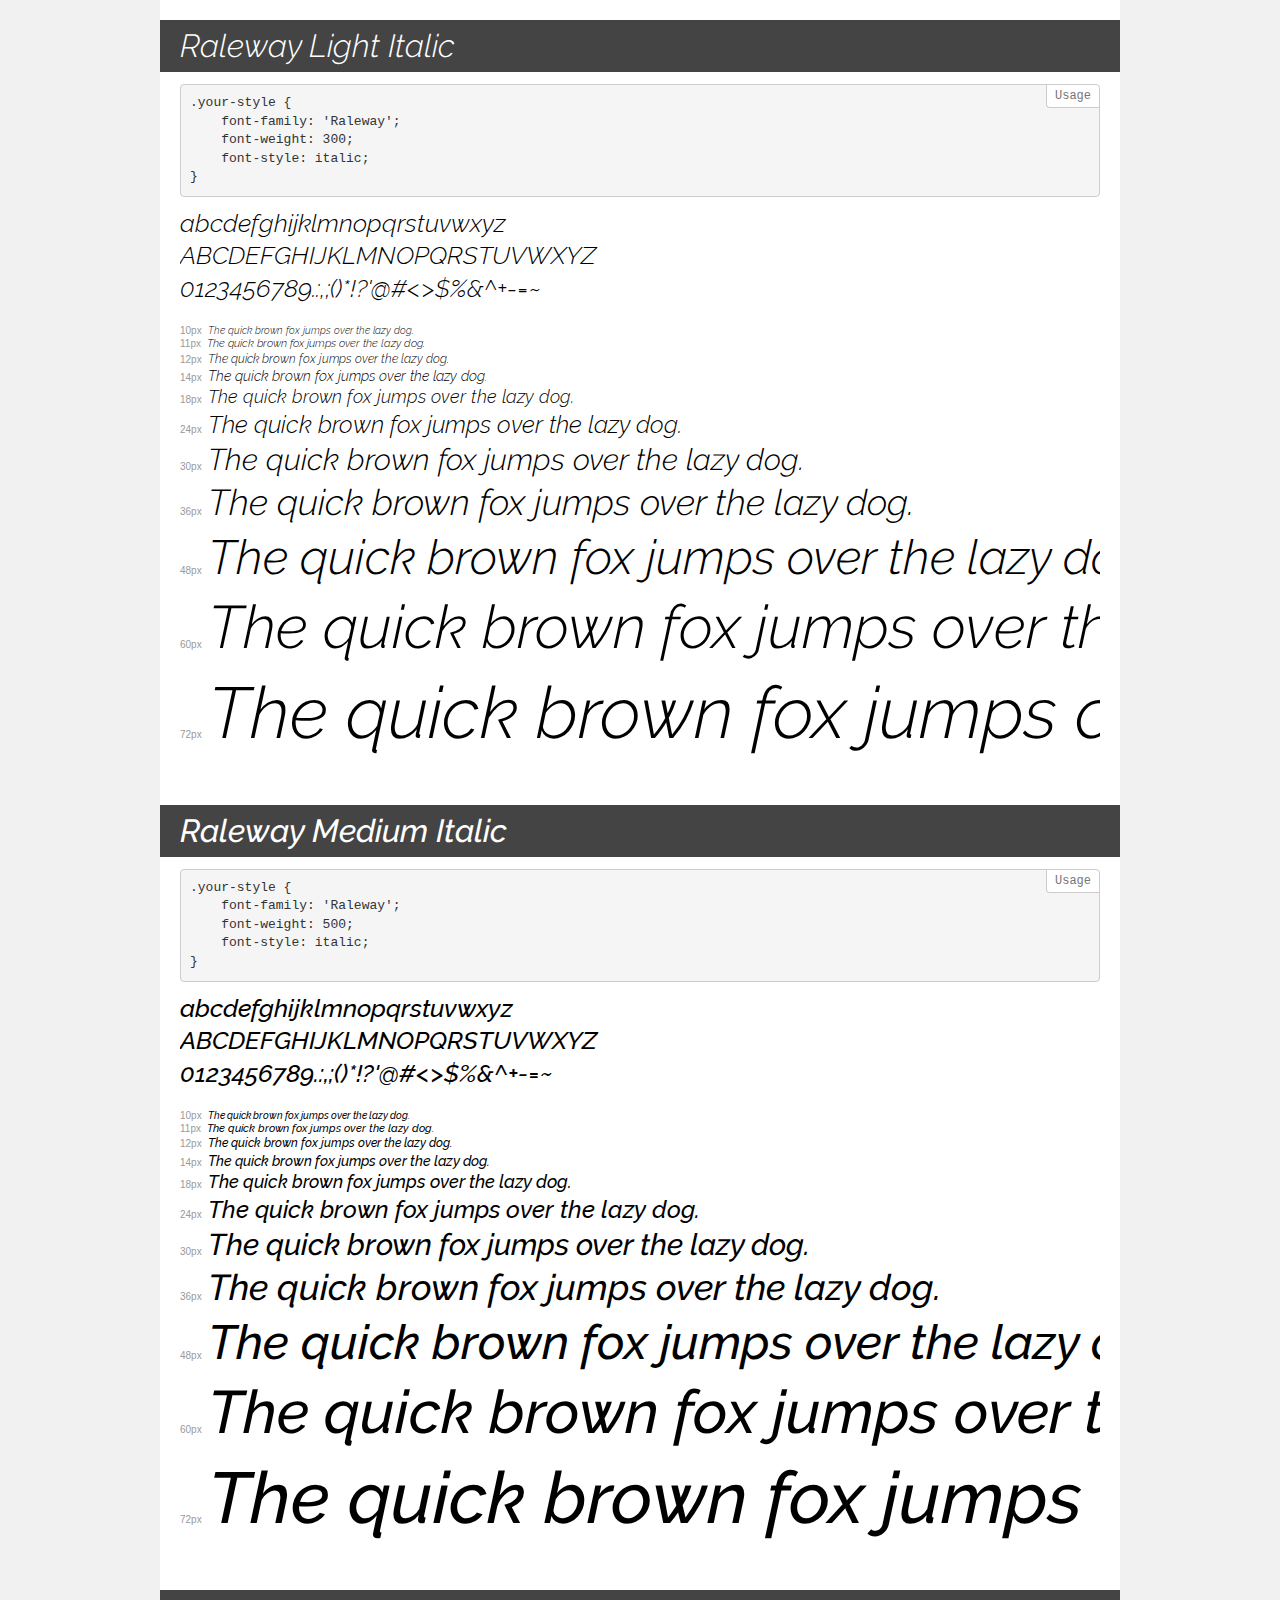
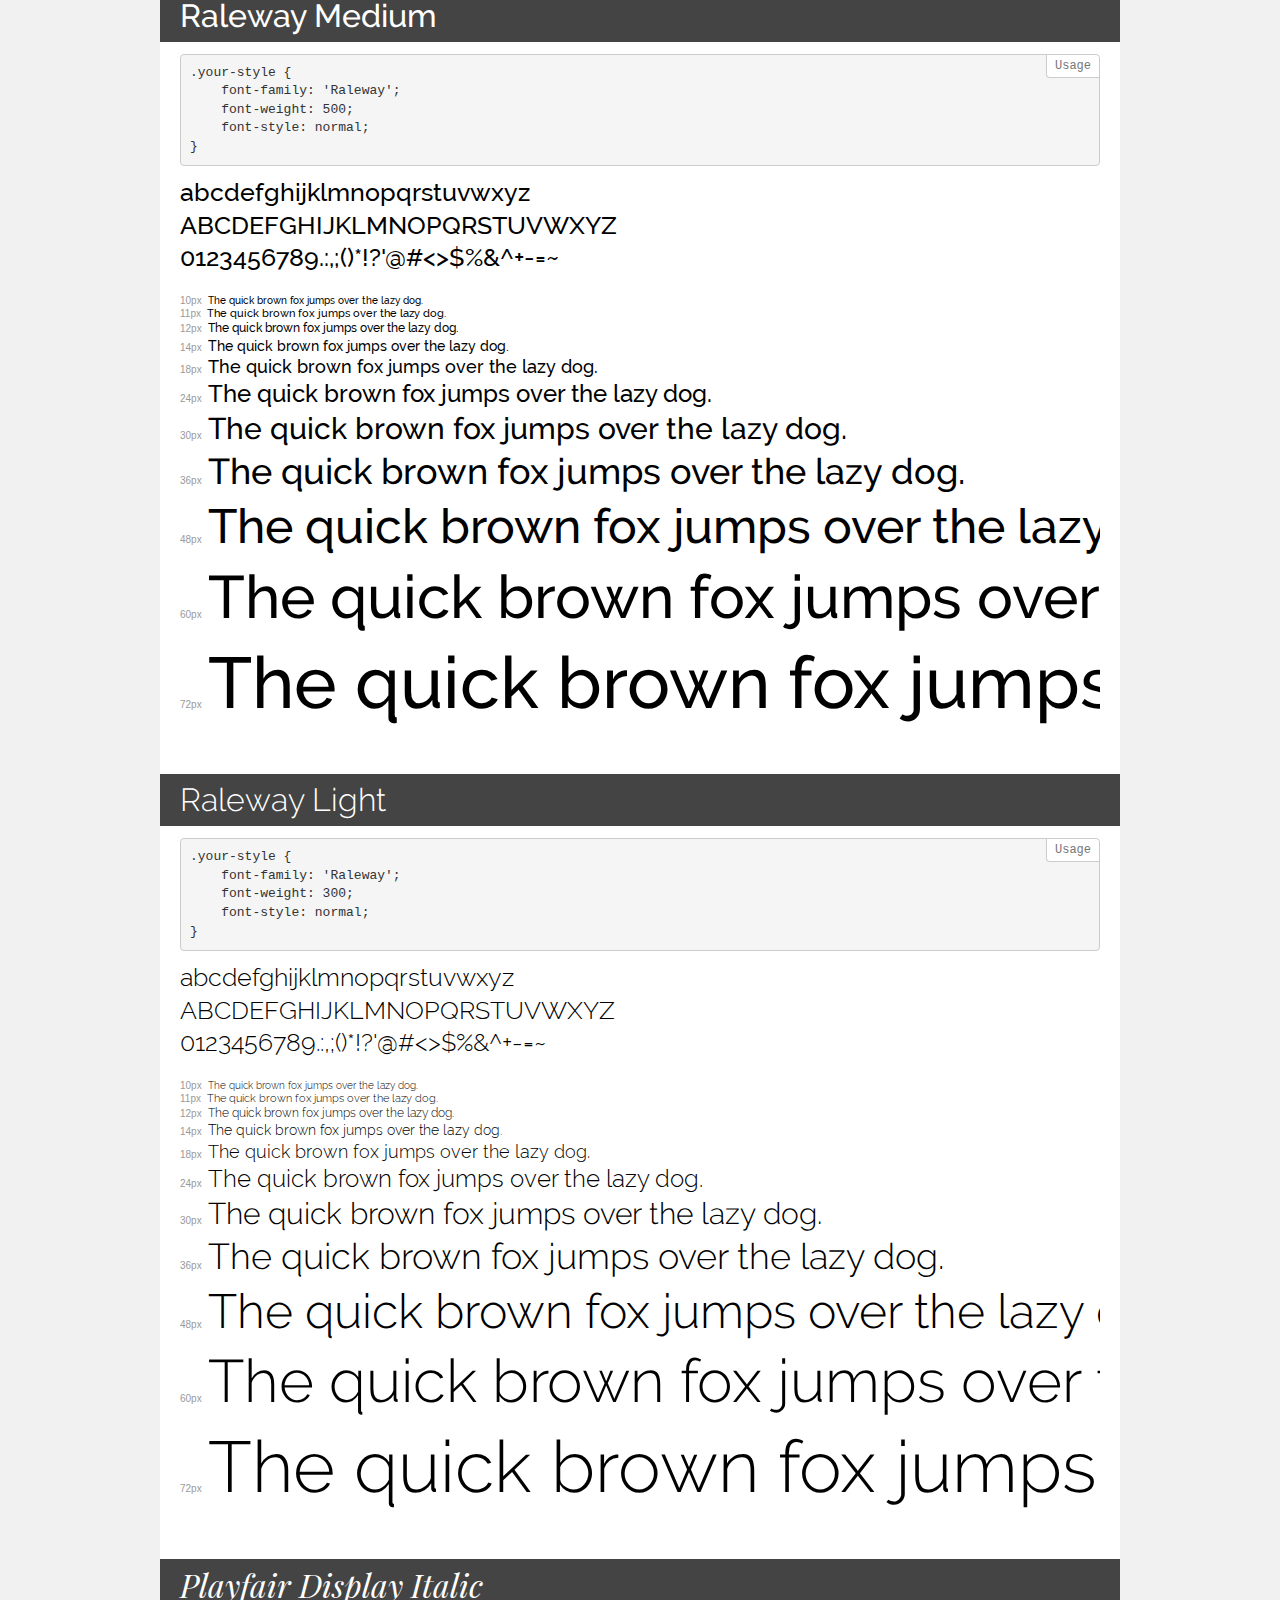
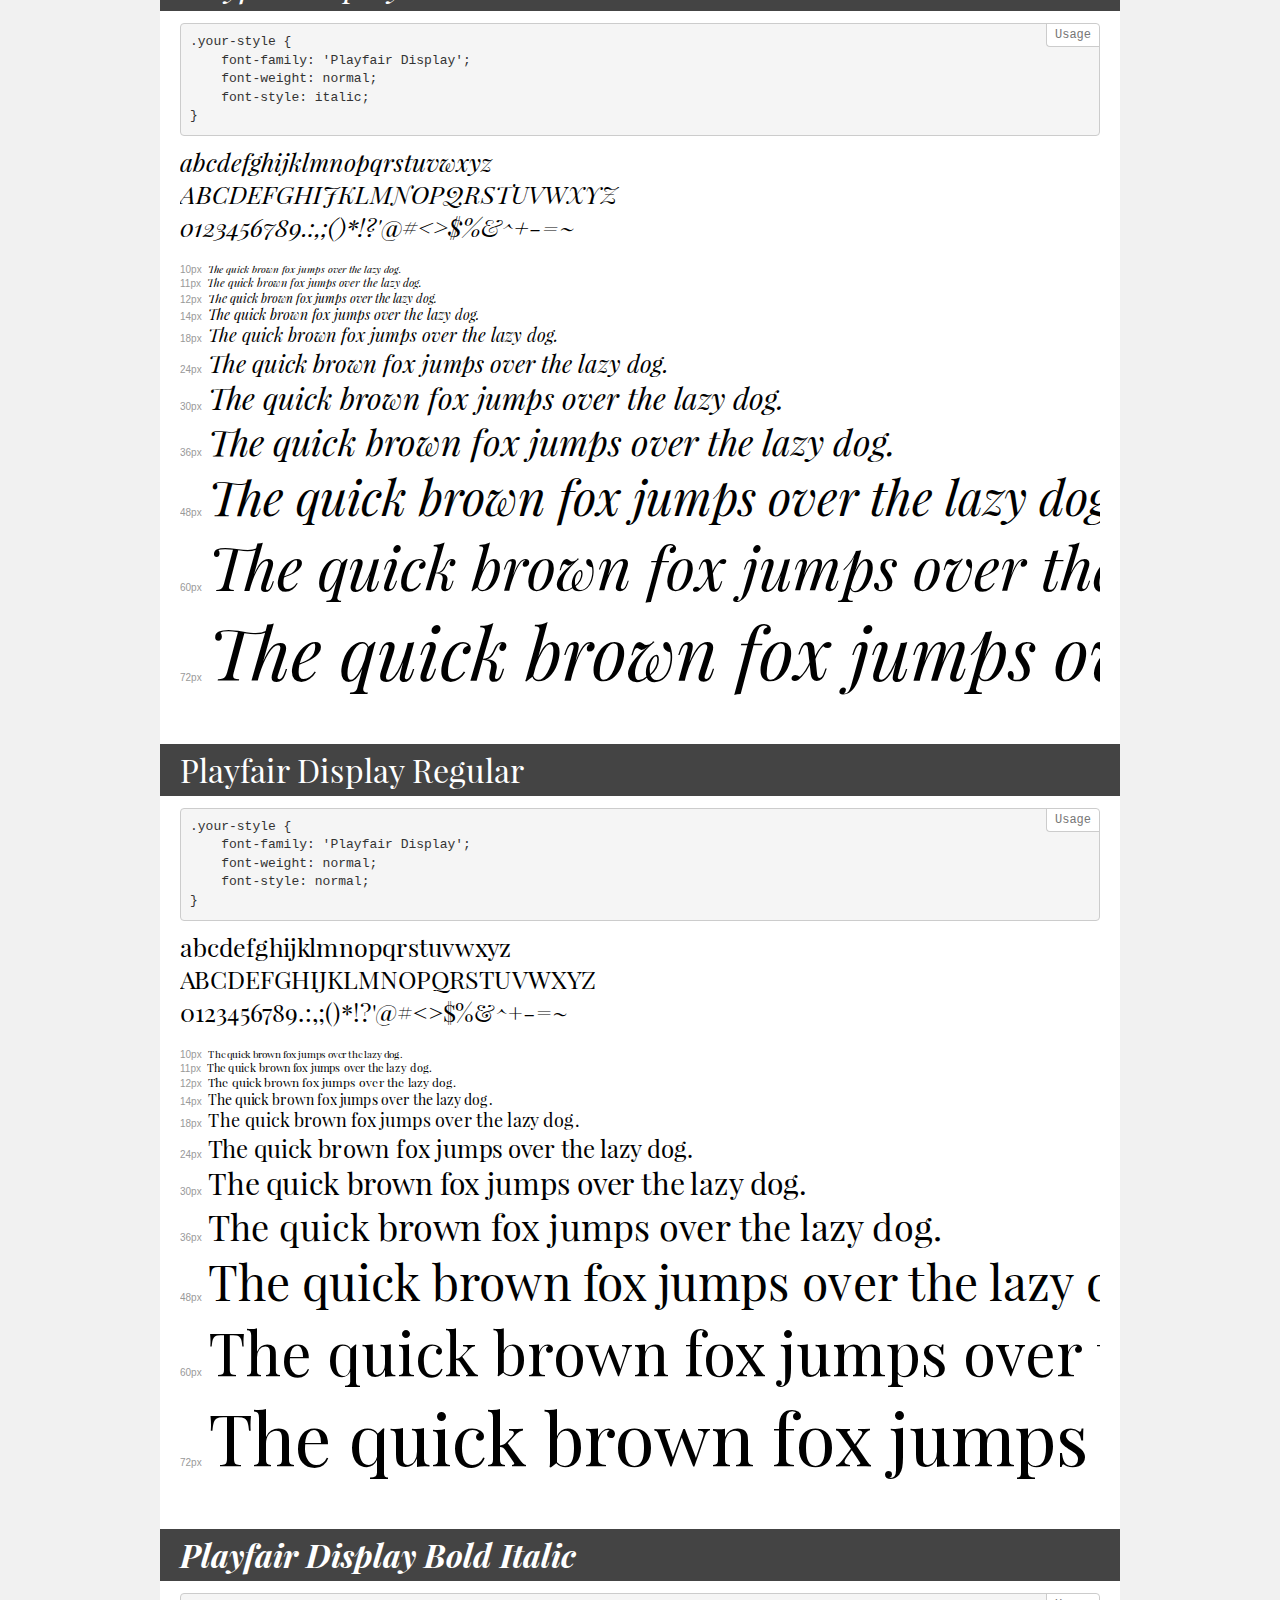
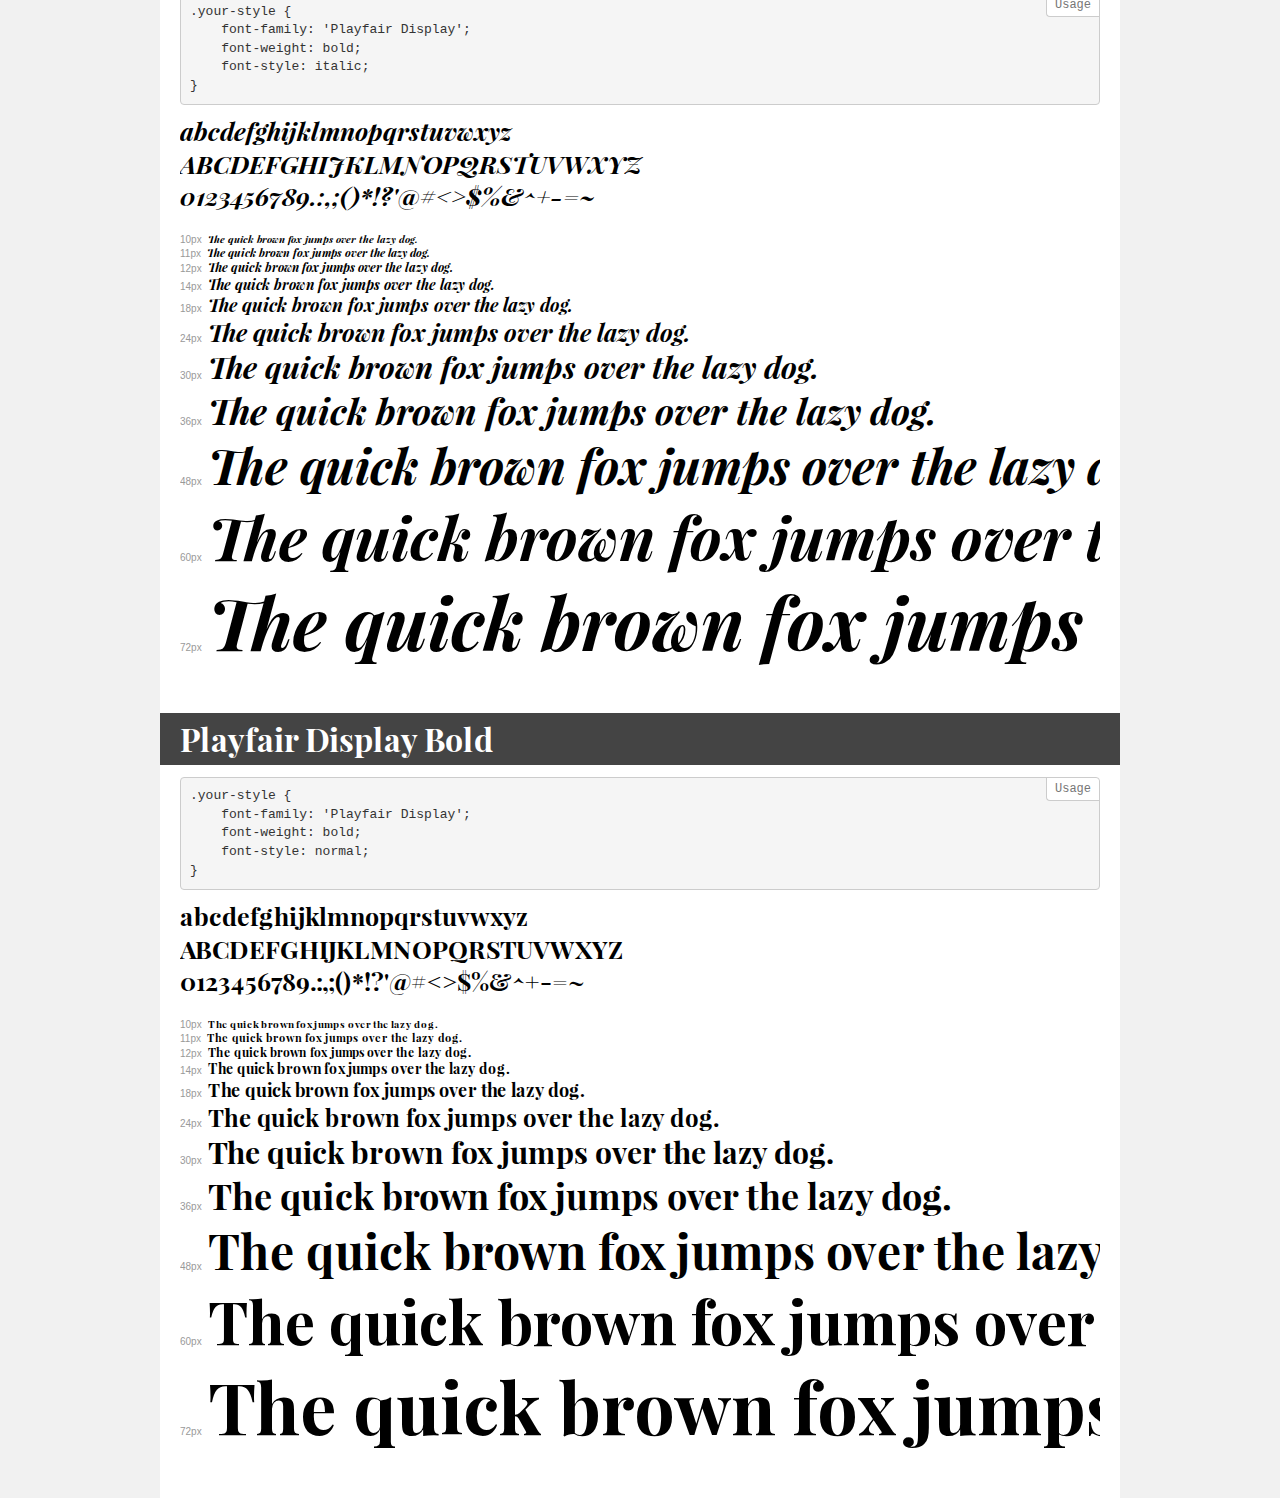
<file: fonts/demo.html>
<!DOCTYPE html>
<html>
<head>
    <meta charset="utf-8">
    <meta http-equiv="X-UA-Compatible" content="IE=edge">
    <meta name="viewport" content="width=device-width, initial-scale=1">
    <meta name="robots" content="noindex, noarchive">
    <meta name="format-detection" content="telephone=no">
    <title>Transfonter demo</title>
    <link href="stylesheet.css" rel="stylesheet">
    <style>
        /*
        http://meyerweb.com/eric/tools/css/reset/
        v2.0 | 20110126
        License: none (public domain)
        */
        html, body, div, span, applet, object, iframe,
        h1, h2, h3, h4, h5, h6, p, blockquote, pre,
        a, abbr, acronym, address, big, cite, code,
        del, dfn, em, img, ins, kbd, q, s, samp,
        small, strike, strong, sub, sup, tt, var,
        b, u, i, center,
        dl, dt, dd, ol, ul, li,
        fieldset, form, label, legend,
        table, caption, tbody, tfoot, thead, tr, th, td,
        article, aside, canvas, details, embed,
        figure, figcaption, footer, header, hgroup,
        menu, nav, output, ruby, section, summary,
        time, mark, audio, video {
            margin: 0;
            padding: 0;
            border: 0;
            font-size: 100%;
            font: inherit;
            vertical-align: baseline;
        }
        /* HTML5 display-role reset for older browsers */
        article, aside, details, figcaption, figure,
        footer, header, hgroup, menu, nav, section {
            display: block;
        }
        body {
            line-height: 1;
        }
        ol, ul {
            list-style: none;
        }
        blockquote, q {
            quotes: none;
        }
        blockquote:before, blockquote:after,
        q:before, q:after {
            content: '';
            content: none;
        }
        table {
            border-collapse: collapse;
            border-spacing: 0;
        }
        /* common styles */
        body {
            background: #f1f1f1;
            color: #000;
        }
        .page {
            background: #fff;
            width: 920px;
            margin: 0 auto;
            padding: 20px 20px 0 20px;
            overflow: hidden;
        }
        .font-container {
            overflow-x: auto;
            overflow-y: hidden;
            margin-bottom: 40px;
            line-height: 1.3;
            white-space: nowrap;
            padding-bottom: 5px;
        }
        h1 {
            position: relative;
            background: #444;
            font-size: 32px;
            color: #fff;
            padding: 10px 20px;
            margin: 0 -20px 12px -20px;
        }
        .letters {
            font-size: 25px;
            margin-bottom: 20px;
        }
        .s10:before {
            content: '10px';
        }
        .s11:before {
            content: '11px';
        }
        .s12:before {
            content: '12px';
        }
        .s14:before {
            content: '14px';
        }
        .s18:before {
            content: '18px';
        }
        .s24:before {
            content: '24px';
        }
        .s30:before {
            content: '30px';
        }
        .s36:before {
            content: '36px';
        }
        .s48:before {
            content: '48px';
        }
        .s60:before {
            content: '60px';
        }
        .s72:before {
            content: '72px';
        }
        .s10:before, .s11:before, .s12:before, .s14:before,
        .s18:before, .s24:before, .s30:before, .s36:before,
        .s48:before, .s60:before, .s72:before {
            font-family: Arial, sans-serif;
            font-size: 10px;
            font-weight: normal;
            font-style: normal;
            color: #999;
            padding-right: 6px;
        }
        pre {
            display: block;
            position: relative;
            padding: 9px;
            margin: 0 0 10px;
            font-family: Monaco, Menlo, Consolas, "Courier New", monospace !important;
            font-size: 13px;
            line-height: 1.428571429;
            color: #333;
            font-weight: normal !important;
            font-style: normal !important;
            background-color: #f5f5f5;
            border: 1px solid #ccc;
            overflow-x: auto;
            border-radius: 4px;
        }
        pre:after {
            display: block;
            position: absolute;
            right: 0;
            top: 0;
            content: 'Usage';
            line-height: 1;
            padding: 5px 8px;
            font-size: 12px;
            color: #767676;
            background-color: #fff;
            border: 1px solid #ccc;
            border-right: none;
            border-top: none;
            border-radius: 0 4px 0 4px;
            z-index: 10;
        }
        /* responsive */
        @media (max-width: 959px) {
            .page {
                width: auto;
                margin: 0;
            }
        }
    </style>
</head>
<body>
<div class="page">
    <div class="demo" style="font-family: 'Raleway'; font-weight: 300; font-style: italic;">
        <h1>Raleway Light Italic</h1>
        <pre>.your-style {
    font-family: 'Raleway';
    font-weight: 300;
    font-style: italic;
}</pre>
        <div class="font-container">
            <p class="letters">
                abcdefghijklmnopqrstuvwxyz<br>
ABCDEFGHIJKLMNOPQRSTUVWXYZ<br>
                0123456789.:,;()*!?'@#<>$%&^+-=~
            </p>
            <p class="s10" style="font-size: 10px;">The quick brown fox jumps over the lazy dog.</p>
            <p class="s11" style="font-size: 11px;">The quick brown fox jumps over the lazy dog.</p>
            <p class="s12" style="font-size: 12px;">The quick brown fox jumps over the lazy dog.</p>
            <p class="s14" style="font-size: 14px;">The quick brown fox jumps over the lazy dog.</p>
            <p class="s18" style="font-size: 18px;">The quick brown fox jumps over the lazy dog.</p>
            <p class="s24" style="font-size: 24px;">The quick brown fox jumps over the lazy dog.</p>
            <p class="s30" style="font-size: 30px;">The quick brown fox jumps over the lazy dog.</p>
            <p class="s36" style="font-size: 36px;">The quick brown fox jumps over the lazy dog.</p>
            <p class="s48" style="font-size: 48px;">The quick brown fox jumps over the lazy dog.</p>
            <p class="s60" style="font-size: 60px;">The quick brown fox jumps over the lazy dog.</p>
            <p class="s72" style="font-size: 72px;">The quick brown fox jumps over the lazy dog.</p>
        </div>
    </div>
    <div class="demo" style="font-family: 'Raleway'; font-weight: 500; font-style: italic;">
        <h1>Raleway Medium Italic</h1>
        <pre>.your-style {
    font-family: 'Raleway';
    font-weight: 500;
    font-style: italic;
}</pre>
        <div class="font-container">
            <p class="letters">
                abcdefghijklmnopqrstuvwxyz<br>
ABCDEFGHIJKLMNOPQRSTUVWXYZ<br>
                0123456789.:,;()*!?'@#<>$%&^+-=~
            </p>
            <p class="s10" style="font-size: 10px;">The quick brown fox jumps over the lazy dog.</p>
            <p class="s11" style="font-size: 11px;">The quick brown fox jumps over the lazy dog.</p>
            <p class="s12" style="font-size: 12px;">The quick brown fox jumps over the lazy dog.</p>
            <p class="s14" style="font-size: 14px;">The quick brown fox jumps over the lazy dog.</p>
            <p class="s18" style="font-size: 18px;">The quick brown fox jumps over the lazy dog.</p>
            <p class="s24" style="font-size: 24px;">The quick brown fox jumps over the lazy dog.</p>
            <p class="s30" style="font-size: 30px;">The quick brown fox jumps over the lazy dog.</p>
            <p class="s36" style="font-size: 36px;">The quick brown fox jumps over the lazy dog.</p>
            <p class="s48" style="font-size: 48px;">The quick brown fox jumps over the lazy dog.</p>
            <p class="s60" style="font-size: 60px;">The quick brown fox jumps over the lazy dog.</p>
            <p class="s72" style="font-size: 72px;">The quick brown fox jumps over the lazy dog.</p>
        </div>
    </div>
    <div class="demo" style="font-family: 'Raleway'; font-weight: 500; font-style: normal;">
        <h1>Raleway Medium</h1>
        <pre>.your-style {
    font-family: 'Raleway';
    font-weight: 500;
    font-style: normal;
}</pre>
        <div class="font-container">
            <p class="letters">
                abcdefghijklmnopqrstuvwxyz<br>
ABCDEFGHIJKLMNOPQRSTUVWXYZ<br>
                0123456789.:,;()*!?'@#<>$%&^+-=~
            </p>
            <p class="s10" style="font-size: 10px;">The quick brown fox jumps over the lazy dog.</p>
            <p class="s11" style="font-size: 11px;">The quick brown fox jumps over the lazy dog.</p>
            <p class="s12" style="font-size: 12px;">The quick brown fox jumps over the lazy dog.</p>
            <p class="s14" style="font-size: 14px;">The quick brown fox jumps over the lazy dog.</p>
            <p class="s18" style="font-size: 18px;">The quick brown fox jumps over the lazy dog.</p>
            <p class="s24" style="font-size: 24px;">The quick brown fox jumps over the lazy dog.</p>
            <p class="s30" style="font-size: 30px;">The quick brown fox jumps over the lazy dog.</p>
            <p class="s36" style="font-size: 36px;">The quick brown fox jumps over the lazy dog.</p>
            <p class="s48" style="font-size: 48px;">The quick brown fox jumps over the lazy dog.</p>
            <p class="s60" style="font-size: 60px;">The quick brown fox jumps over the lazy dog.</p>
            <p class="s72" style="font-size: 72px;">The quick brown fox jumps over the lazy dog.</p>
        </div>
    </div>
    <div class="demo" style="font-family: 'Raleway'; font-weight: 300; font-style: normal;">
        <h1>Raleway Light</h1>
        <pre>.your-style {
    font-family: 'Raleway';
    font-weight: 300;
    font-style: normal;
}</pre>
        <div class="font-container">
            <p class="letters">
                abcdefghijklmnopqrstuvwxyz<br>
ABCDEFGHIJKLMNOPQRSTUVWXYZ<br>
                0123456789.:,;()*!?'@#<>$%&^+-=~
            </p>
            <p class="s10" style="font-size: 10px;">The quick brown fox jumps over the lazy dog.</p>
            <p class="s11" style="font-size: 11px;">The quick brown fox jumps over the lazy dog.</p>
            <p class="s12" style="font-size: 12px;">The quick brown fox jumps over the lazy dog.</p>
            <p class="s14" style="font-size: 14px;">The quick brown fox jumps over the lazy dog.</p>
            <p class="s18" style="font-size: 18px;">The quick brown fox jumps over the lazy dog.</p>
            <p class="s24" style="font-size: 24px;">The quick brown fox jumps over the lazy dog.</p>
            <p class="s30" style="font-size: 30px;">The quick brown fox jumps over the lazy dog.</p>
            <p class="s36" style="font-size: 36px;">The quick brown fox jumps over the lazy dog.</p>
            <p class="s48" style="font-size: 48px;">The quick brown fox jumps over the lazy dog.</p>
            <p class="s60" style="font-size: 60px;">The quick brown fox jumps over the lazy dog.</p>
            <p class="s72" style="font-size: 72px;">The quick brown fox jumps over the lazy dog.</p>
        </div>
    </div>
    <div class="demo" style="font-family: 'Playfair Display'; font-weight: normal; font-style: italic;">
        <h1>Playfair Display Italic</h1>
        <pre>.your-style {
    font-family: 'Playfair Display';
    font-weight: normal;
    font-style: italic;
}</pre>
        <div class="font-container">
            <p class="letters">
                abcdefghijklmnopqrstuvwxyz<br>
ABCDEFGHIJKLMNOPQRSTUVWXYZ<br>
                0123456789.:,;()*!?'@#<>$%&^+-=~
            </p>
            <p class="s10" style="font-size: 10px;">The quick brown fox jumps over the lazy dog.</p>
            <p class="s11" style="font-size: 11px;">The quick brown fox jumps over the lazy dog.</p>
            <p class="s12" style="font-size: 12px;">The quick brown fox jumps over the lazy dog.</p>
            <p class="s14" style="font-size: 14px;">The quick brown fox jumps over the lazy dog.</p>
            <p class="s18" style="font-size: 18px;">The quick brown fox jumps over the lazy dog.</p>
            <p class="s24" style="font-size: 24px;">The quick brown fox jumps over the lazy dog.</p>
            <p class="s30" style="font-size: 30px;">The quick brown fox jumps over the lazy dog.</p>
            <p class="s36" style="font-size: 36px;">The quick brown fox jumps over the lazy dog.</p>
            <p class="s48" style="font-size: 48px;">The quick brown fox jumps over the lazy dog.</p>
            <p class="s60" style="font-size: 60px;">The quick brown fox jumps over the lazy dog.</p>
            <p class="s72" style="font-size: 72px;">The quick brown fox jumps over the lazy dog.</p>
        </div>
    </div>
    <div class="demo" style="font-family: 'Playfair Display'; font-weight: normal; font-style: normal;">
        <h1>Playfair Display Regular</h1>
        <pre>.your-style {
    font-family: 'Playfair Display';
    font-weight: normal;
    font-style: normal;
}</pre>
        <div class="font-container">
            <p class="letters">
                abcdefghijklmnopqrstuvwxyz<br>
ABCDEFGHIJKLMNOPQRSTUVWXYZ<br>
                0123456789.:,;()*!?'@#<>$%&^+-=~
            </p>
            <p class="s10" style="font-size: 10px;">The quick brown fox jumps over the lazy dog.</p>
            <p class="s11" style="font-size: 11px;">The quick brown fox jumps over the lazy dog.</p>
            <p class="s12" style="font-size: 12px;">The quick brown fox jumps over the lazy dog.</p>
            <p class="s14" style="font-size: 14px;">The quick brown fox jumps over the lazy dog.</p>
            <p class="s18" style="font-size: 18px;">The quick brown fox jumps over the lazy dog.</p>
            <p class="s24" style="font-size: 24px;">The quick brown fox jumps over the lazy dog.</p>
            <p class="s30" style="font-size: 30px;">The quick brown fox jumps over the lazy dog.</p>
            <p class="s36" style="font-size: 36px;">The quick brown fox jumps over the lazy dog.</p>
            <p class="s48" style="font-size: 48px;">The quick brown fox jumps over the lazy dog.</p>
            <p class="s60" style="font-size: 60px;">The quick brown fox jumps over the lazy dog.</p>
            <p class="s72" style="font-size: 72px;">The quick brown fox jumps over the lazy dog.</p>
        </div>
    </div>
    <div class="demo" style="font-family: 'Playfair Display'; font-weight: bold; font-style: italic;">
        <h1>Playfair Display Bold Italic</h1>
        <pre>.your-style {
    font-family: 'Playfair Display';
    font-weight: bold;
    font-style: italic;
}</pre>
        <div class="font-container">
            <p class="letters">
                abcdefghijklmnopqrstuvwxyz<br>
ABCDEFGHIJKLMNOPQRSTUVWXYZ<br>
                0123456789.:,;()*!?'@#<>$%&^+-=~
            </p>
            <p class="s10" style="font-size: 10px;">The quick brown fox jumps over the lazy dog.</p>
            <p class="s11" style="font-size: 11px;">The quick brown fox jumps over the lazy dog.</p>
            <p class="s12" style="font-size: 12px;">The quick brown fox jumps over the lazy dog.</p>
            <p class="s14" style="font-size: 14px;">The quick brown fox jumps over the lazy dog.</p>
            <p class="s18" style="font-size: 18px;">The quick brown fox jumps over the lazy dog.</p>
            <p class="s24" style="font-size: 24px;">The quick brown fox jumps over the lazy dog.</p>
            <p class="s30" style="font-size: 30px;">The quick brown fox jumps over the lazy dog.</p>
            <p class="s36" style="font-size: 36px;">The quick brown fox jumps over the lazy dog.</p>
            <p class="s48" style="font-size: 48px;">The quick brown fox jumps over the lazy dog.</p>
            <p class="s60" style="font-size: 60px;">The quick brown fox jumps over the lazy dog.</p>
            <p class="s72" style="font-size: 72px;">The quick brown fox jumps over the lazy dog.</p>
        </div>
    </div>
    <div class="demo" style="font-family: 'Playfair Display'; font-weight: bold; font-style: normal;">
        <h1>Playfair Display Bold</h1>
        <pre>.your-style {
    font-family: 'Playfair Display';
    font-weight: bold;
    font-style: normal;
}</pre>
        <div class="font-container">
            <p class="letters">
                abcdefghijklmnopqrstuvwxyz<br>
ABCDEFGHIJKLMNOPQRSTUVWXYZ<br>
                0123456789.:,;()*!?'@#<>$%&^+-=~
            </p>
            <p class="s10" style="font-size: 10px;">The quick brown fox jumps over the lazy dog.</p>
            <p class="s11" style="font-size: 11px;">The quick brown fox jumps over the lazy dog.</p>
            <p class="s12" style="font-size: 12px;">The quick brown fox jumps over the lazy dog.</p>
            <p class="s14" style="font-size: 14px;">The quick brown fox jumps over the lazy dog.</p>
            <p class="s18" style="font-size: 18px;">The quick brown fox jumps over the lazy dog.</p>
            <p class="s24" style="font-size: 24px;">The quick brown fox jumps over the lazy dog.</p>
            <p class="s30" style="font-size: 30px;">The quick brown fox jumps over the lazy dog.</p>
            <p class="s36" style="font-size: 36px;">The quick brown fox jumps over the lazy dog.</p>
            <p class="s48" style="font-size: 48px;">The quick brown fox jumps over the lazy dog.</p>
            <p class="s60" style="font-size: 60px;">The quick brown fox jumps over the lazy dog.</p>
            <p class="s72" style="font-size: 72px;">The quick brown fox jumps over the lazy dog.</p>
        </div>
    </div>
</div>
</body>
</html>
</file>
<file: fonts/stylesheet.css>
@font-face {
    font-family: 'Raleway';
    src: url('Raleway-LightItalic.eot');
    src: url('Raleway-LightItalic.eot?#iefix') format('embedded-opentype'),
        url('Raleway-LightItalic.woff2') format('woff2'),
        url('Raleway-LightItalic.woff') format('woff'),
        url('Raleway-LightItalic.ttf') format('truetype'),
        url('Raleway-LightItalic.svg#Raleway-LightItalic') format('svg');
    font-weight: 300;
    font-style: italic;
}

@font-face {
    font-family: 'Raleway';
    src: url('Raleway-MediumItalic.eot');
    src: url('Raleway-MediumItalic.eot?#iefix') format('embedded-opentype'),
        url('Raleway-MediumItalic.woff2') format('woff2'),
        url('Raleway-MediumItalic.woff') format('woff'),
        url('Raleway-MediumItalic.ttf') format('truetype'),
        url('Raleway-MediumItalic.svg#Raleway-MediumItalic') format('svg');
    font-weight: 500;
    font-style: italic;
}

@font-face {
    font-family: 'Raleway';
    src: url('Raleway-Medium.eot');
    src: url('Raleway-Medium.eot?#iefix') format('embedded-opentype'),
        url('Raleway-Medium.woff2') format('woff2'),
        url('Raleway-Medium.woff') format('woff'),
        url('Raleway-Medium.ttf') format('truetype'),
        url('Raleway-Medium.svg#Raleway-Medium') format('svg');
    font-weight: 500;
    font-style: normal;
}

@font-face {
    font-family: 'Raleway';
    src: url('Raleway-Light.eot');
    src: url('Raleway-Light.eot?#iefix') format('embedded-opentype'),
        url('Raleway-Light.woff2') format('woff2'),
        url('Raleway-Light.woff') format('woff'),
        url('Raleway-Light.ttf') format('truetype'),
        url('Raleway-Light.svg#Raleway-Light') format('svg');
    font-weight: 300;
    font-style: normal;
}

@font-face {
    font-family: 'Playfair Display';
    src: url('PlayfairDisplay-Italic.eot');
    src: url('PlayfairDisplay-Italic.eot?#iefix') format('embedded-opentype'),
        url('PlayfairDisplay-Italic.woff2') format('woff2'),
        url('PlayfairDisplay-Italic.woff') format('woff'),
        url('PlayfairDisplay-Italic.ttf') format('truetype'),
        url('PlayfairDisplay-Italic.svg#PlayfairDisplay-Italic') format('svg');
    font-weight: normal;
    font-style: italic;
}

@font-face {
    font-family: 'Playfair Display';
    src: url('PlayfairDisplay-Regular.eot');
    src: url('PlayfairDisplay-Regular.eot?#iefix') format('embedded-opentype'),
        url('PlayfairDisplay-Regular.woff2') format('woff2'),
        url('PlayfairDisplay-Regular.woff') format('woff'),
        url('PlayfairDisplay-Regular.ttf') format('truetype'),
        url('PlayfairDisplay-Regular.svg#PlayfairDisplay-Regular') format('svg');
    font-weight: normal;
    font-style: normal;
}

@font-face {
    font-family: 'Playfair Display';
    src: url('PlayfairDisplay-BoldItalic.eot');
    src: url('PlayfairDisplay-BoldItalic.eot?#iefix') format('embedded-opentype'),
        url('PlayfairDisplay-BoldItalic.woff2') format('woff2'),
        url('PlayfairDisplay-BoldItalic.woff') format('woff'),
        url('PlayfairDisplay-BoldItalic.ttf') format('truetype'),
        url('PlayfairDisplay-BoldItalic.svg#PlayfairDisplay-BoldItalic') format('svg');
    font-weight: bold;
    font-style: italic;
}

@font-face {
    font-family: 'Playfair Display';
    src: url('PlayfairDisplay-Bold.eot');
    src: url('PlayfairDisplay-Bold.eot?#iefix') format('embedded-opentype'),
        url('PlayfairDisplay-Bold.woff2') format('woff2'),
        url('PlayfairDisplay-Bold.woff') format('woff'),
        url('PlayfairDisplay-Bold.ttf') format('truetype'),
        url('PlayfairDisplay-Bold.svg#PlayfairDisplay-Bold') format('svg');
    font-weight: bold;
    font-style: normal;
}
</file>
